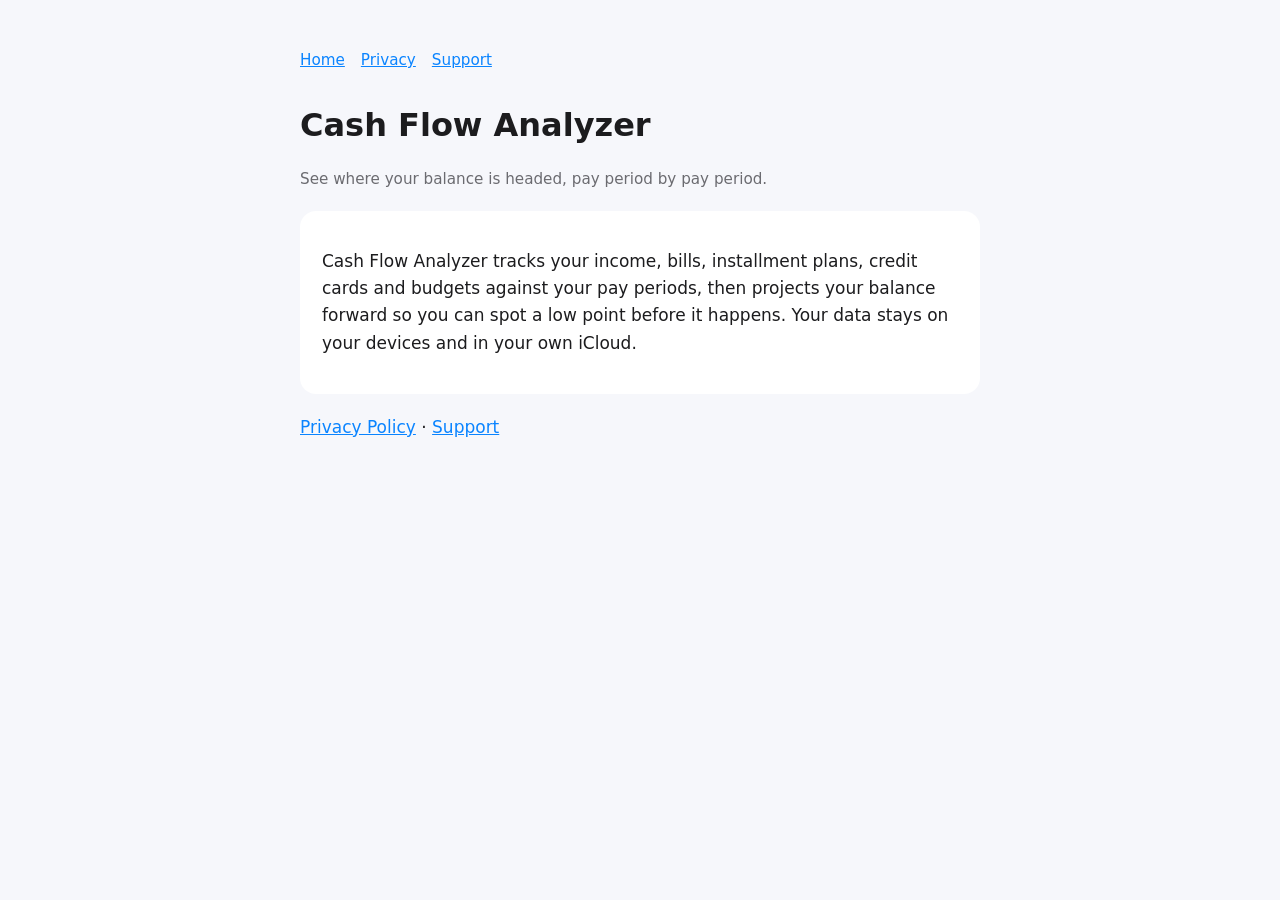
<file: index.html>
<!doctype html><html lang="en"><head><meta charset="utf-8"><meta name="viewport" content="width=device-width,initial-scale=1">
<title>Cash Flow Analyzer</title><link rel="stylesheet" href="style.css"></head><body><main>
<nav><a href="index.html">Home</a><a href="privacy.html">Privacy</a><a href="support.html">Support</a></nav>
<h1>Cash Flow Analyzer</h1>
<p class="muted">See where your balance is headed, pay period by pay period.</p>
<div class="card"><p>Cash Flow Analyzer tracks your income, bills, installment plans, credit cards and budgets against your pay periods, then projects your balance forward so you can spot a low point before it happens. Your data stays on your devices and in your own iCloud.</p></div>
<p><a href="privacy.html">Privacy Policy</a> · <a href="support.html">Support</a></p>
</main></body></html>
</file>
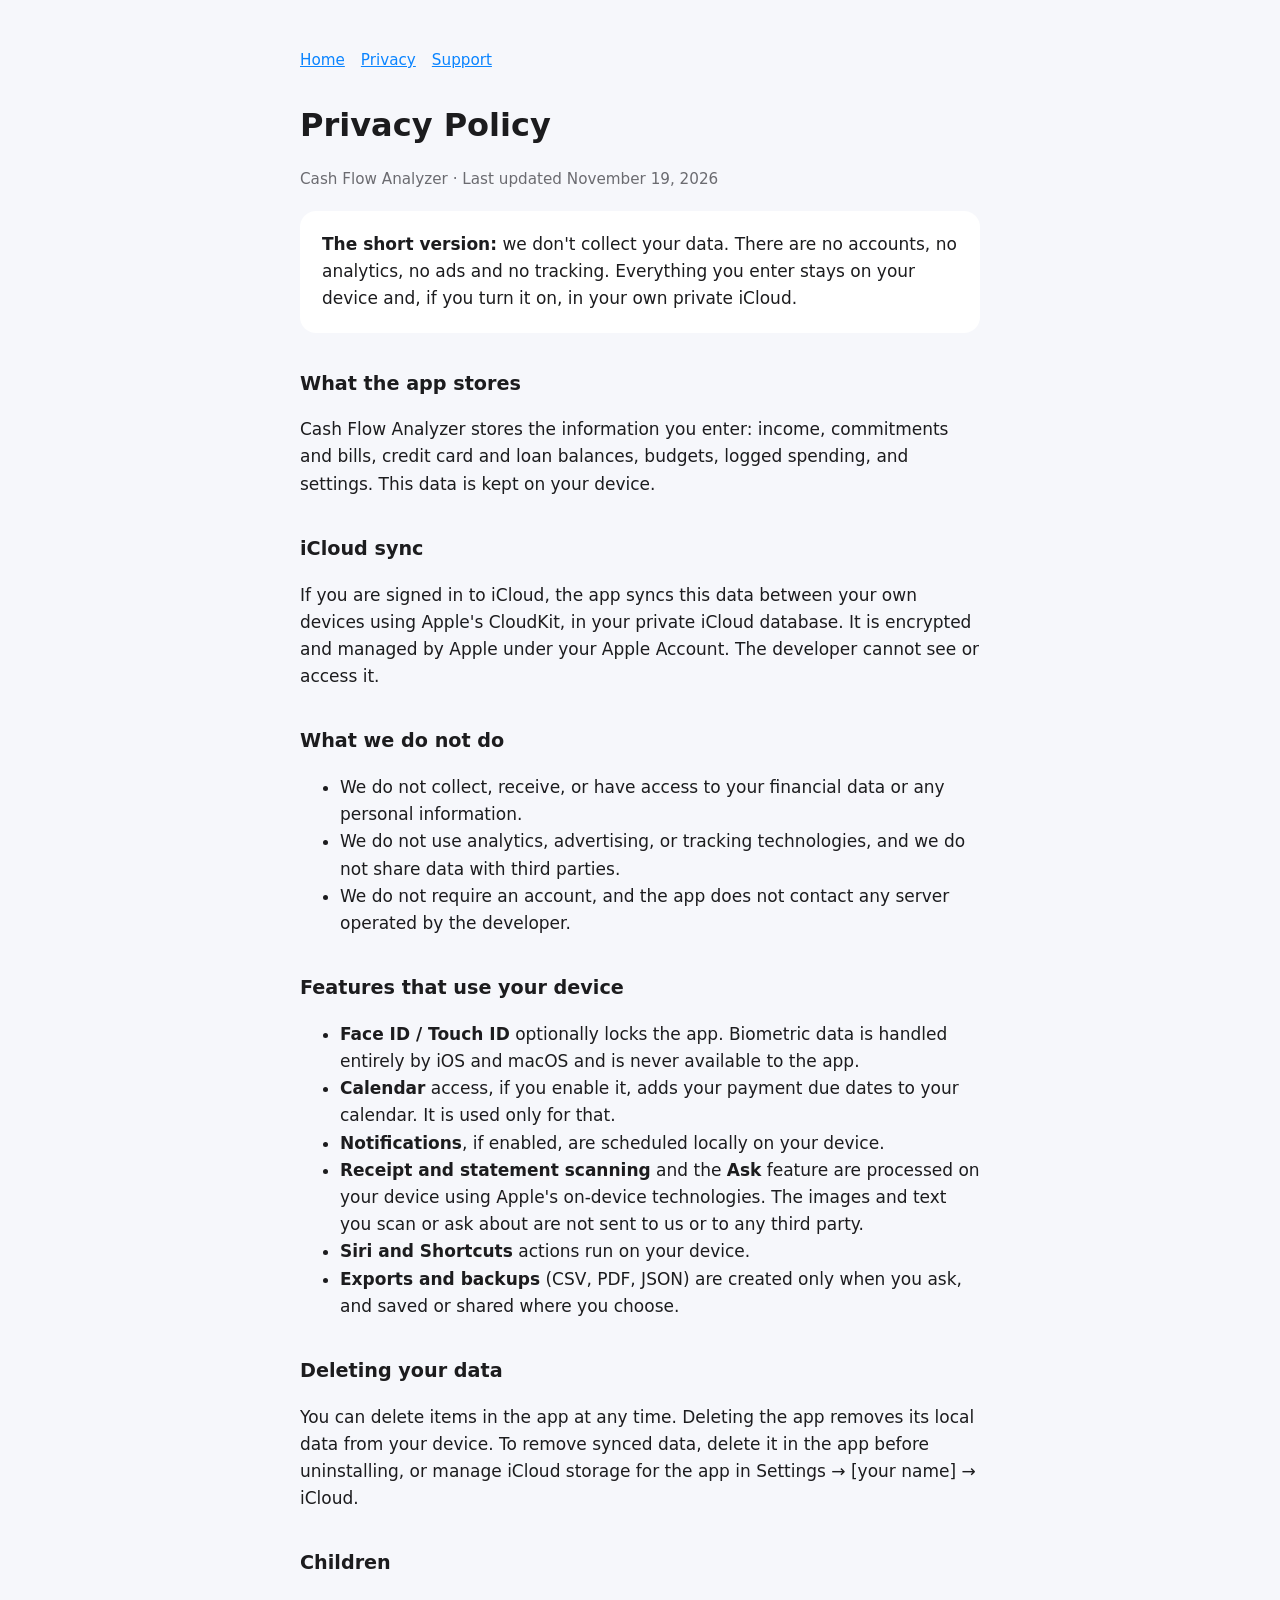
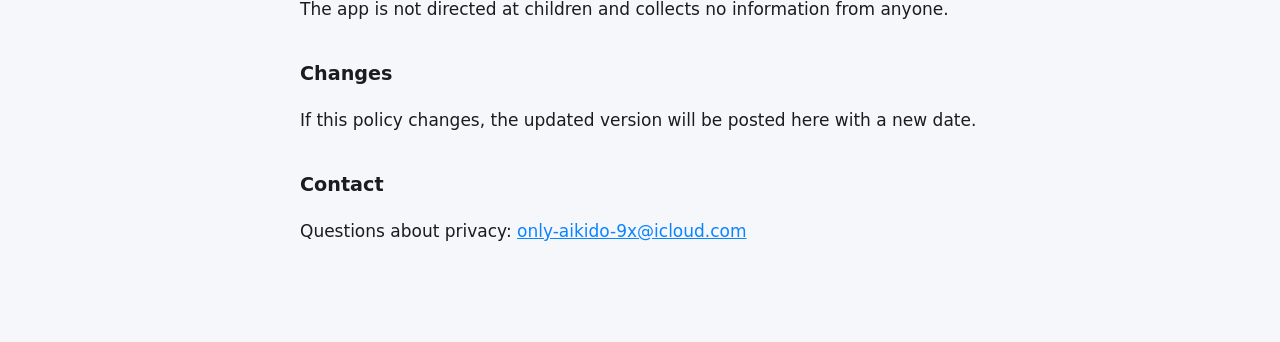
<file: privacy.html>
<!doctype html><html lang="en"><head><meta charset="utf-8"><meta name="viewport" content="width=device-width,initial-scale=1">
<title>Privacy Policy – Cash Flow Analyzer</title><link rel="stylesheet" href="style.css"></head><body><main>
<nav><a href="index.html">Home</a><a href="privacy.html">Privacy</a><a href="support.html">Support</a></nav>
<h1>Privacy Policy</h1>
<p class="muted">Cash Flow Analyzer · Last updated November 19, 2026</p>
<div class="card"><strong>The short version:</strong> we don't collect your data. There are no accounts, no analytics, no ads and no tracking. Everything you enter stays on your device and, if you turn it on, in your own private iCloud.</div>

<h2>What the app stores</h2>
<p>Cash Flow Analyzer stores the information you enter: income, commitments and bills, credit card and loan balances, budgets, logged spending, and settings. This data is kept on your device.</p>

<h2>iCloud sync</h2>
<p>If you are signed in to iCloud, the app syncs this data between your own devices using Apple's CloudKit, in your private iCloud database. It is encrypted and managed by Apple under your Apple Account. The developer cannot see or access it.</p>

<h2>What we do not do</h2>
<ul>
<li>We do not collect, receive, or have access to your financial data or any personal information.</li>
<li>We do not use analytics, advertising, or tracking technologies, and we do not share data with third parties.</li>
<li>We do not require an account, and the app does not contact any server operated by the developer.</li>
</ul>

<h2>Features that use your device</h2>
<ul>
<li><strong>Face ID / Touch ID</strong> optionally locks the app. Biometric data is handled entirely by iOS and macOS and is never available to the app.</li>
<li><strong>Calendar</strong> access, if you enable it, adds your payment due dates to your calendar. It is used only for that.</li>
<li><strong>Notifications</strong>, if enabled, are scheduled locally on your device.</li>
<li><strong>Receipt and statement scanning</strong> and the <strong>Ask</strong> feature are processed on your device using Apple's on-device technologies. The images and text you scan or ask about are not sent to us or to any third party.</li>
<li><strong>Siri and Shortcuts</strong> actions run on your device.</li>
<li><strong>Exports and backups</strong> (CSV, PDF, JSON) are created only when you ask, and saved or shared where you choose.</li>
</ul>

<h2>Deleting your data</h2>
<p>You can delete items in the app at any time. Deleting the app removes its local data from your device. To remove synced data, delete it in the app before uninstalling, or manage iCloud storage for the app in Settings → [your name] → iCloud.</p>

<h2>Children</h2>
<p>The app is not directed at children and collects no information from anyone.</p>

<h2>Changes</h2>
<p>If this policy changes, the updated version will be posted here with a new date.</p>

<h2>Contact</h2>
<p>Questions about privacy: <a href="mailto:only-aikido-9x@icloud.com">only-aikido-9x@icloud.com</a></p>
</main></body></html>
</file>
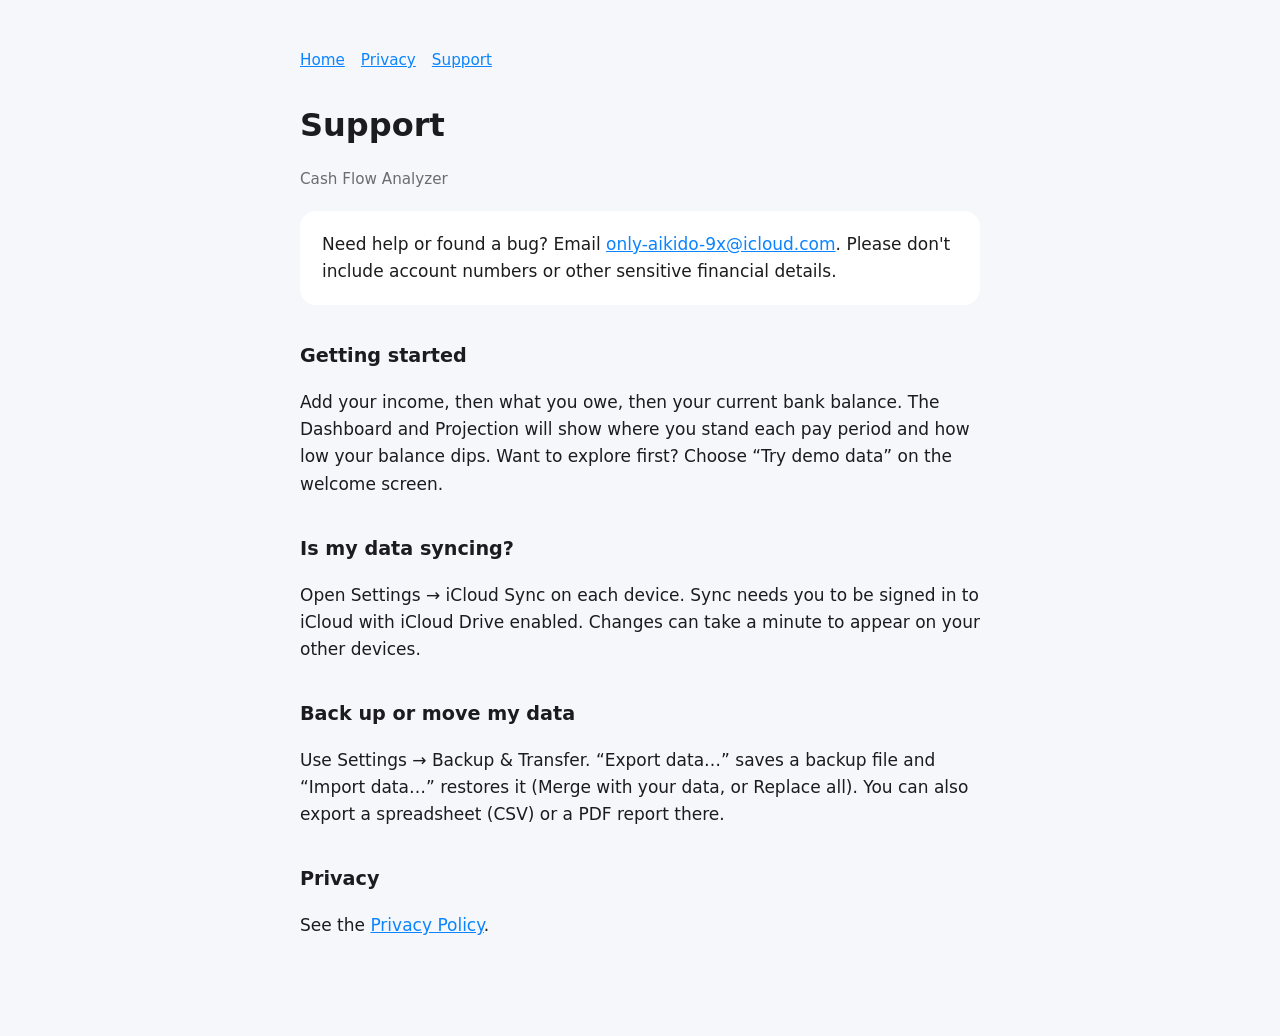
<file: support.html>
<!doctype html><html lang="en"><head><meta charset="utf-8"><meta name="viewport" content="width=device-width,initial-scale=1">
<title>Support – Cash Flow Analyzer</title><link rel="stylesheet" href="style.css"></head><body><main>
<nav><a href="index.html">Home</a><a href="privacy.html">Privacy</a><a href="support.html">Support</a></nav>
<h1>Support</h1>
<p class="muted">Cash Flow Analyzer</p>
<div class="card">Need help or found a bug? Email <a href="mailto:only-aikido-9x@icloud.com">only-aikido-9x@icloud.com</a>. Please don't include account numbers or other sensitive financial details.</div>

<h2>Getting started</h2>
<p>Add your income, then what you owe, then your current bank balance. The Dashboard and Projection will show where you stand each pay period and how low your balance dips. Want to explore first? Choose “Try demo data” on the welcome screen.</p>

<h2>Is my data syncing?</h2>
<p>Open Settings → iCloud Sync on each device. Sync needs you to be signed in to iCloud with iCloud Drive enabled. Changes can take a minute to appear on your other devices.</p>

<h2>Back up or move my data</h2>
<p>Use Settings → Backup &amp; Transfer. “Export data…” saves a backup file and “Import data…” restores it (Merge with your data, or Replace all). You can also export a spreadsheet (CSV) or a PDF report there.</p>

<h2>Privacy</h2>
<p>See the <a href="privacy.html">Privacy Policy</a>.</p>
</main></body></html>
</file>
<file: style.css>
:root{--bg:#f6f7fb;--fg:#1c1c1e;--muted:#6b6b70;--card:#fff;--accent:#0a84ff}
@media(prefers-color-scheme:dark){:root{--bg:#0e0f13;--fg:#f2f2f7;--muted:#9a9aa1;--card:#1b1c22;--accent:#4aa3ff}}
*{box-sizing:border-box}body{margin:0;background:var(--bg);color:var(--fg);font:17px/1.6 -apple-system,BlinkMacSystemFont,"SF Pro Text",system-ui,sans-serif}
main{max-width:720px;margin:0 auto;padding:48px 20px 80px}
h1{font-size:2rem;margin:0 0 4px}h2{font-size:1.2rem;margin:36px 0 8px}
.muted{color:var(--muted);font-size:.95rem}a{color:var(--accent)}
.card{background:var(--card);border-radius:16px;padding:20px 22px;margin:20px 0}
nav{margin-bottom:28px;font-size:.95rem}nav a{margin-right:16px}
</file>
